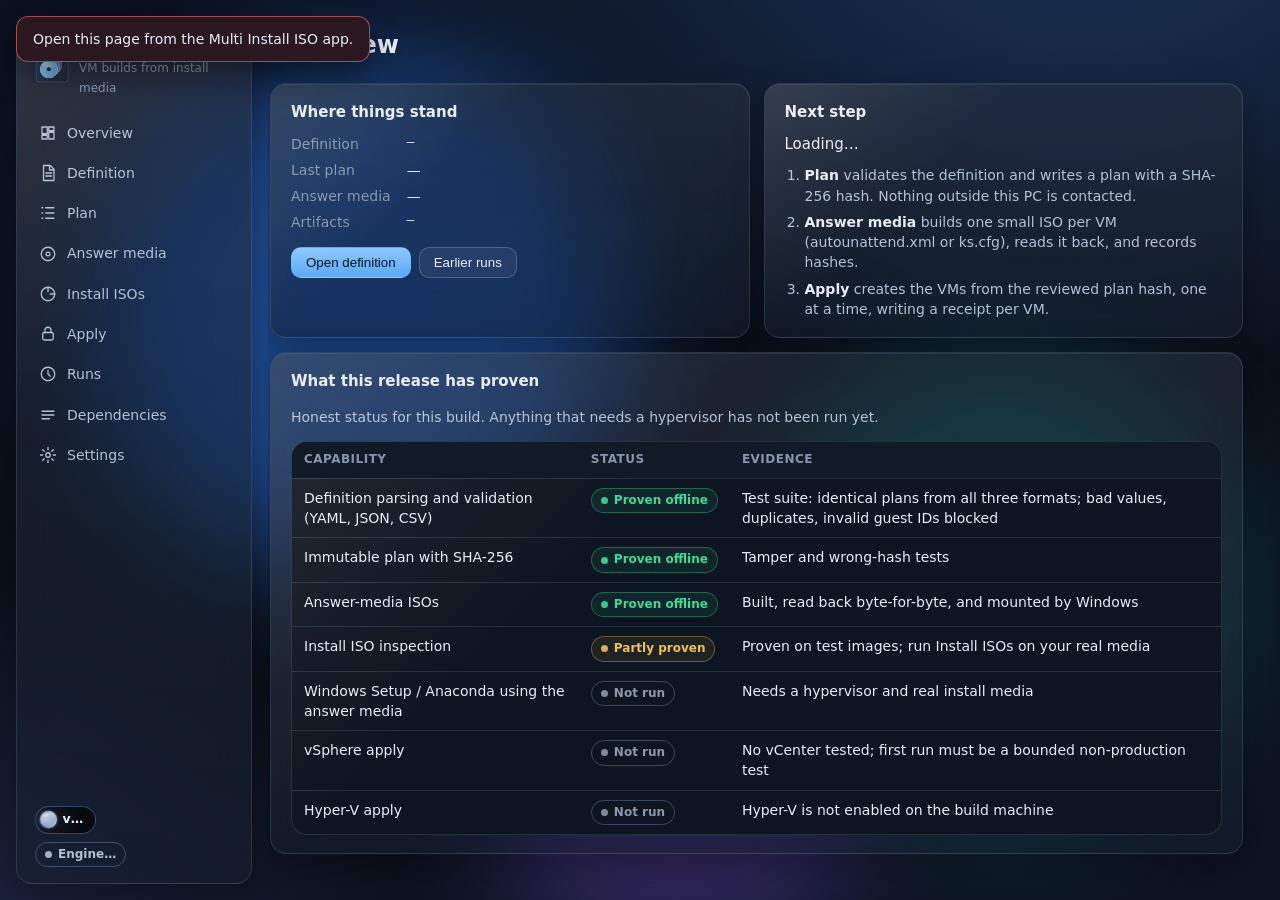
<file: src/MultiInstallIso.App/wwwroot/index.html>
<!doctype html>
<html lang="en" class="glass">
<head>
  <meta charset="utf-8">
  <meta name="viewport" content="width=device-width, initial-scale=1">
  <meta http-equiv="Content-Security-Policy" content="default-src 'self'; script-src 'self'; style-src 'self' 'unsafe-inline'; img-src 'self' data:; frame-src 'self'; connect-src 'self'">
  <title>Multi Install ISO</title>
  <link rel="stylesheet" href="orbkit/orbkit-badge.css">
  <link rel="stylesheet" href="styles.css">
</head>
<body>
  <div class="backdrop" aria-hidden="true">
    <span class="blob b1"></span><span class="blob b2"></span><span class="blob b3"></span>
  </div>

  <div class="shell">
    <nav class="sidebar panel" aria-label="Sections">
      <div class="brand">
        <img src="icon.png" alt="" width="34" height="34">
        <div>
          <strong>Multi Install ISO</strong>
          <small>VM builds from install media</small>
        </div>
      </div>

      <ul class="nav" role="list">
        <li><button class="nav-item" data-nav="overview" aria-keyshortcuts="Control+1"><svg viewBox="0 0 24 24"><path d="M4 13h7V4H4zm0 7h7v-5H4zm9 0h7v-9h-7zm0-16v5h7V4z"/></svg>Overview</button></li>
        <li><button class="nav-item" data-nav="definition" aria-keyshortcuts="Control+2"><svg viewBox="0 0 24 24"><path d="M6 2h9l5 5v15H6zm8 1.5V8h4.5M9 12h8M9 16h8"/></svg>Definition</button></li>
        <li><button class="nav-item" data-nav="plan" aria-keyshortcuts="Control+3"><svg viewBox="0 0 24 24"><path d="M9 5h11M9 12h11M9 19h11M4 5h1M4 12h1M4 19h1"/></svg>Plan</button></li>
        <li><button class="nav-item" data-nav="media" aria-keyshortcuts="Control+4"><svg viewBox="0 0 24 24"><circle cx="12" cy="12" r="9"/><circle cx="12" cy="12" r="2.5"/></svg>Answer media</button></li>
        <li><button class="nav-item" data-nav="iso" aria-keyshortcuts="Control+5"><svg viewBox="0 0 24 24"><circle cx="12" cy="12" r="9"/><path d="M12 3v6M21 12h-6"/></svg>Install ISOs</button></li>
        <li><button class="nav-item" data-nav="apply" aria-keyshortcuts="Control+6"><svg viewBox="0 0 24 24"><rect x="5" y="10" width="14" height="10" rx="2"/><path d="M8 10V7a4 4 0 0 1 8 0v3"/></svg>Apply</button></li>
        <li><button class="nav-item" data-nav="runs" aria-keyshortcuts="Control+7"><svg viewBox="0 0 24 24"><path d="M12 7v5l3 3"/><circle cx="12" cy="12" r="9"/></svg>Runs</button></li>
        <li><button class="nav-item" data-nav="deps" aria-keyshortcuts="Control+8"><svg viewBox="0 0 24 24"><path d="M4 7h16M4 12h16M4 17h10"/></svg>Dependencies</button></li>
        <li><button class="nav-item" data-nav="settings" aria-keyshortcuts="Control+9"><svg viewBox="0 0 24 24"><circle cx="12" cy="12" r="3"/><path d="M12 2v3M12 19v3M2 12h3M19 12h3M4.9 4.9l2.1 2.1M17 17l2.1 2.1M4.9 19.1 7 17M17 7l2.1-2.1"/></svg>Settings</button></li>
      </ul>

      <div class="sidebar-foot">
        <button id="versionButton" class="version-button orbkit-version" data-preset="frost" data-state="idle" type="button"
                title="About this build. Right-click to restyle the orb.">
          <span class="orbkit-dot" aria-hidden="true"></span><span id="versionLabel">v…</span>
        </button>
        <span id="engineState" class="chip">Engine…</span>
      </div>
    </nav>

    <main class="content" id="main" tabindex="-1">
      <header class="page-head">
        <div>
          <h1 id="pageTitle">Overview</h1>
          <p id="pageSub" class="muted"></p>
        </div>
        <div class="head-actions" id="headActions"></div>
      </header>

      <!-- Overview -->
      <section class="view" data-view="overview">
        <div class="grid two">
          <article class="panel card">
            <h2>Where things stand</h2>
            <dl class="facts">
              <dt>Definition</dt><dd id="ovDefinition" class="mono">—</dd>
              <dt>Last plan</dt><dd id="ovPlan">—</dd>
              <dt>Answer media</dt><dd id="ovMedia">—</dd>
              <dt>Artifacts</dt><dd id="ovArtifacts" class="mono">—</dd>
            </dl>
            <div class="actions">
              <button class="btn primary" data-goto="definition">Open definition</button>
              <button class="btn" data-goto="runs">Earlier runs</button>
            </div>
          </article>
          <article class="panel card">
            <h2>Next step</h2>
            <p id="ovNext" class="lead">Loading…</p>
            <ol class="steps">
              <li><b>Plan</b> validates the definition and writes a plan with a SHA-256 hash. Nothing outside this PC is contacted.</li>
              <li><b>Answer media</b> builds one small ISO per VM (autounattend.xml or ks.cfg), reads it back, and records hashes.</li>
              <li><b>Apply</b> creates the VMs from the reviewed plan hash, one at a time, writing a receipt per VM.</li>
            </ol>
          </article>
        </div>
        <article class="panel card">
          <h2>What this release has proven</h2>
          <p class="muted">Honest status for this build. Anything that needs a hypervisor has not been run yet.</p>
          <div class="table-wrap solid">
            <table>
              <thead><tr><th>Capability</th><th>Status</th><th>Evidence</th></tr></thead>
              <tbody>
                <tr><td>Definition parsing and validation (YAML, JSON, CSV)</td><td><span class="chip ok">Proven offline</span></td><td>Test suite: identical plans from all three formats; bad values, duplicates, invalid guest IDs blocked</td></tr>
                <tr><td>Immutable plan with SHA-256</td><td><span class="chip ok">Proven offline</span></td><td>Tamper and wrong-hash tests</td></tr>
                <tr><td>Answer-media ISOs</td><td><span class="chip ok">Proven offline</span></td><td>Built, read back byte-for-byte, and mounted by Windows</td></tr>
                <tr><td>Install ISO inspection</td><td><span class="chip warn">Partly proven</span></td><td>Proven on test images; run Install ISOs on your real media</td></tr>
                <tr><td>Windows Setup / Anaconda using the answer media</td><td><span class="chip off">Not run</span></td><td>Needs a hypervisor and real install media</td></tr>
                <tr><td>vSphere apply</td><td><span class="chip off">Not run</span></td><td>No vCenter tested; first run must be a bounded non-production test</td></tr>
                <tr><td>Hyper-V apply</td><td><span class="chip off">Not run</span></td><td>Hyper-V is not enabled on the build machine</td></tr>
              </tbody>
            </table>
          </div>
        </article>
      </section>

      <!-- Definition -->
      <section class="view" data-view="definition" hidden>
        <article class="panel card">
          <div class="pathbar">
            <span class="mono path" id="defPath">—</span>
            <span id="defBadges"></span>
            <div class="spacer"></div>
            <button class="btn" id="defOpen">Open…</button>
            <button class="btn" id="defReload">Reload</button>
            <button class="btn" id="defSave" aria-keyshortcuts="Control+S">Save</button>
            <button class="btn" id="defSaveAs">Save as…</button>
          </div>
          <label class="sr-only" for="defText">Definition text</label>
          <textarea id="defText" class="editor solid" spellcheck="false" autocomplete="off" wrap="off"></textarea>
        </article>
        <article class="panel card">
          <h2>Plan options</h2>
          <div class="form-row">
            <fieldset class="segmented" id="targetPick">
              <legend>Target</legend>
              <label><input type="radio" name="target" value="vsphere" checked> vSphere</label>
              <label><input type="radio" name="target" value="hyperv"> Hyper-V (this PC)</label>
            </fieldset>
            <label class="field" data-vsphere>vCenter server<input id="vcServer" placeholder="vcsa.lab.local" autocomplete="off"></label>
            <label class="field" data-vsphere>Cluster<input id="vcCluster" placeholder="Lab" autocomplete="off"></label>
            <div class="spacer"></div>
            <button class="btn primary big" id="planButton" aria-keyshortcuts="Control+Enter">Validate and plan</button>
          </div>
          <p class="muted small">Planning reads the file above as saved. Save first if you edited it.</p>
        </article>
      </section>

      <!-- Plan -->
      <section class="view" data-view="plan" hidden>
        <div id="planEmpty" class="panel card empty">No plan yet. Open a definition and choose <b>Validate and plan</b>, or pick one from <a href="#" data-goto="runs">Runs</a>.</div>
        <div id="planBody" hidden>
          <article class="panel card">
            <div class="plan-head">
              <span id="planReady" class="chip">—</span>
              <span class="muted">Target <b id="planTarget">—</b></span>
              <span class="muted">Generated <b id="planWhen">—</b></span>
              <div class="spacer"></div>
              <button class="btn" id="planOpenFolder">Open folder</button>
              <button class="btn primary" id="planToMedia">Build answer media</button>
            </div>
            <div class="hash-row">
              <span class="muted">Plan SHA-256</span>
              <code id="planHash" class="mono">—</code>
              <button class="btn small" id="planCopyHash">Copy</button>
            </div>
            <p class="muted small mono" id="planDefinition"></p>
          </article>
          <div class="table-wrap solid panel">
            <table id="planTable">
              <thead><tr><th>VM</th><th>OS</th><th>Guest ID</th><th>CPU</th><th>RAM</th><th>Disk</th><th>Network</th><th>IP</th><th>MAC</th><th>Status</th></tr></thead>
              <tbody></tbody>
            </table>
          </div>
        </div>
      </section>

      <!-- Answer media -->
      <section class="view" data-view="media" hidden>
        <div id="mediaEmpty" class="panel card empty">Plan first. Answer media is built from a reviewed plan.</div>
        <div id="mediaBody" hidden>
          <article class="panel card">
            <div class="plan-head">
              <span id="mediaState" class="chip">—</span>
              <span class="muted">For plan <code id="mediaPlanHash" class="mono">—</code></span>
              <div class="spacer"></div>
              <button class="btn" id="mediaOpenFolder">Open folder</button>
              <button class="btn" id="mediaVerify">Verify again</button>
              <button class="btn danger" id="mediaDelete">Delete media</button>
              <button class="btn primary" id="mediaBuild">Build answer media</button>
            </div>
            <p class="notice">Answer media holds the credentials you enter (encoded, not encrypted). It is stored with access limited to you, SYSTEM, and Administrators. Delete it once the VMs are built.</p>
          </article>
          <div class="table-wrap solid panel">
            <table id="mediaTable">
              <thead><tr><th>VM</th><th>Label</th><th>Files</th><th>Size</th><th>SHA-256</th><th>Read-back</th><th>Verify</th></tr></thead>
              <tbody></tbody>
            </table>
          </div>
        </div>
      </section>

      <!-- Install ISOs -->
      <section class="view" data-view="iso" hidden>
        <article class="panel card">
          <h2>Check an install ISO</h2>
          <p class="muted">Confirms the file is the media you think it is: SHA-256 against the publisher's value, the file system, and the Windows editions inside (or Linux installer markers). Nothing is copied or changed.</p>
          <div class="form-grid">
            <label class="field wide">ISO file
              <span class="input-with-btn"><input id="isoPath" class="mono" placeholder="D:\ISOs\SERVER_EVAL_x64FRE_en-us.iso"><button class="btn" id="isoBrowse">Browse…</button></span>
            </label>
            <label class="field wide">Expected SHA-256 (from the publisher)<input id="isoSha" class="mono" maxlength="64" placeholder="64 hex characters" autocomplete="off"></label>
            <label class="field">Image name to require (Windows, optional)<input id="isoImage" placeholder="Windows Server 2022 SERVERSTANDARD" autocomplete="off"></label>
            <label class="check"><input type="checkbox" id="isoSkipHash"> Quick look (skip hashing)</label>
          </div>
          <div class="actions"><button class="btn primary" id="isoInspect">Inspect</button></div>
        </article>
        <article class="panel card" id="isoResult" hidden>
          <div class="plan-head"><span id="isoStatus" class="chip">—</span><span id="isoSummary" class="muted"></span></div>
          <dl class="facts" id="isoFacts"></dl>
          <div class="table-wrap solid" id="isoImagesWrap" hidden>
            <table><thead><tr><th>Index</th><th>Image name</th><th>Edition</th><th>Version</th></tr></thead><tbody id="isoImages"></tbody></table>
          </div>
          <ul class="notes" id="isoNotes"></ul>
        </article>
      </section>

      <!-- Apply -->
      <section class="view" data-view="apply" hidden>
        <div id="applyEmpty" class="panel card empty">Plan and build answer media first.</div>
        <div id="applyBody" hidden>
          <article class="panel card">
            <h2>Readiness</h2>
            <ul class="checklist" id="applyChecks"></ul>
            <div class="actions"><button class="btn" id="applyRecheck">Check again</button></div>
          </article>
          <article class="panel card">
            <h2>Run apply from a terminal</h2>
            <p class="muted">This release does not create VMs from the window. Apply has not yet been proven against a real vCenter or Hyper-V host, so the first runs should be watched in PowerShell, which asks for confirmation and prints each step. Every run writes an attempt record, a receipt per VM, and a summary into the run folder.</p>
            <pre class="command solid" id="applyCommand">—</pre>
            <p class="muted small" id="applyNote"></p>
            <div class="actions"><button class="btn primary" id="applyCopy">Copy command</button><button class="btn" id="applyRunbook">Open runbook</button></div>
          </article>
        </div>
      </section>

      <!-- Runs -->
      <section class="view" data-view="runs" hidden>
        <article class="panel card">
          <div class="plan-head"><span class="muted">Folder</span><code class="mono" id="runsRoot">—</code><div class="spacer"></div><button class="btn" id="runsOpenRoot">Open folder</button><button class="btn" id="runsRefresh">Refresh</button></div>
        </article>
        <div class="table-wrap solid panel">
          <table id="runsTable">
            <thead><tr><th>Run</th><th>Definition</th><th>Target</th><th>VMs</th><th>Plan</th><th>Media</th><th>Apply</th><th></th></tr></thead>
            <tbody></tbody>
          </table>
        </div>
      </section>

      <!-- Dependencies -->
      <section class="view" data-view="deps" hidden>
        <article class="panel card">
          <div class="plan-head"><span class="muted">Everything this app and its engine rely on, and where it lives.</span><div class="spacer"></div><button class="btn" id="depsRefresh">Refresh</button></div>
        </article>
        <h2 class="section-title">App</h2>
        <div class="table-wrap solid panel"><table><thead><tr><th>Dependency</th><th>Status</th><th>Needed for</th><th>Location</th><th>Detail</th></tr></thead><tbody id="depsApp"></tbody></table></div>
        <h2 class="section-title">Engine</h2>
        <div class="table-wrap solid panel"><table><thead><tr><th>Dependency</th><th>Status</th><th>Needed for</th><th>Location</th><th>Detail</th></tr></thead><tbody id="depsEngine"></tbody></table></div>
      </section>

      <!-- Settings -->
      <section class="view" data-view="settings" hidden>
        <div class="grid two">
          <article class="panel card">
            <h2>Appearance</h2>
            <label class="switch"><input type="checkbox" id="setGlass"><span class="track" aria-hidden="true"></span>Glass surfaces</label>
            <p class="muted small" id="glassForced" hidden></p>
            <label class="field">Opacity <output id="setOpacityOut"></output><input type="range" id="setOpacity" min="0.2" max="0.95" step="0.05"></label>
            <label class="field">Blur <output id="setBlurOut"></output><input type="range" id="setBlur" min="0" max="40" step="1"></label>
            <div class="actions"><button class="btn" id="setResetGlass">Reset glass</button></div>
          </article>
          <article class="panel card">
            <h2>Window</h2>
            <label class="switch"><input type="checkbox" id="setTray"><span class="track" aria-hidden="true"></span>Close to tray</label>
            <p class="muted small">When on, closing the window keeps the app in the notification area; use <b>Exit</b> in the tray menu to quit. When off, closing the window exits.</p>
          </article>
          <article class="panel card">
            <h2>Storage</h2>
            <dl class="facts"><dt>Artifacts</dt><dd class="mono" id="setArtifacts">—</dd><dt>Engine</dt><dd class="mono" id="setEngine">—</dd></dl>
            <div class="actions"><button class="btn" id="setArtifactsChange">Change…</button><button class="btn" id="setArtifactsOpen">Open</button></div>
          </article>
          <article class="panel card">
            <h2>Help and diagnostics</h2>
            <div class="actions wrap">
              <button class="btn" data-doc="RUNBOOK">Runbook</button>
              <button class="btn" data-doc="PREREQUISITES">Prerequisites</button>
              <button class="btn" data-doc="DEFINITION_AUTHORING">Definition guide</button>
              <button class="btn" data-doc="EVALUATION">Evaluation</button>
              <button class="btn" id="setDiagnostics">Copy diagnostics</button>
            </div>
            <p class="muted small">Diagnostics replace your profile path and never include credentials.</p>
          </article>
        </div>
      </section>
    </main>
  </div>

  <dialog id="about" class="panel">
    <h2>Multi Install ISO <span id="aboutVersion"></span></h2>
    <dl class="facts" id="aboutFacts"></dl>
    <p class="muted small">Version orb by Orbkit (MIT), after "orb" by LerSent001 (MIT). Right-click the version button to restyle it.</p>
    <form method="dialog" class="actions"><button class="btn primary">Close</button></form>
  </dialog>

  <div id="toast" class="toast" role="status" aria-live="polite" hidden></div>

  <script src="orbkit/orbkit-badge.js"></script>
  <script src="app.js"></script>
</body>
</html>
</file>
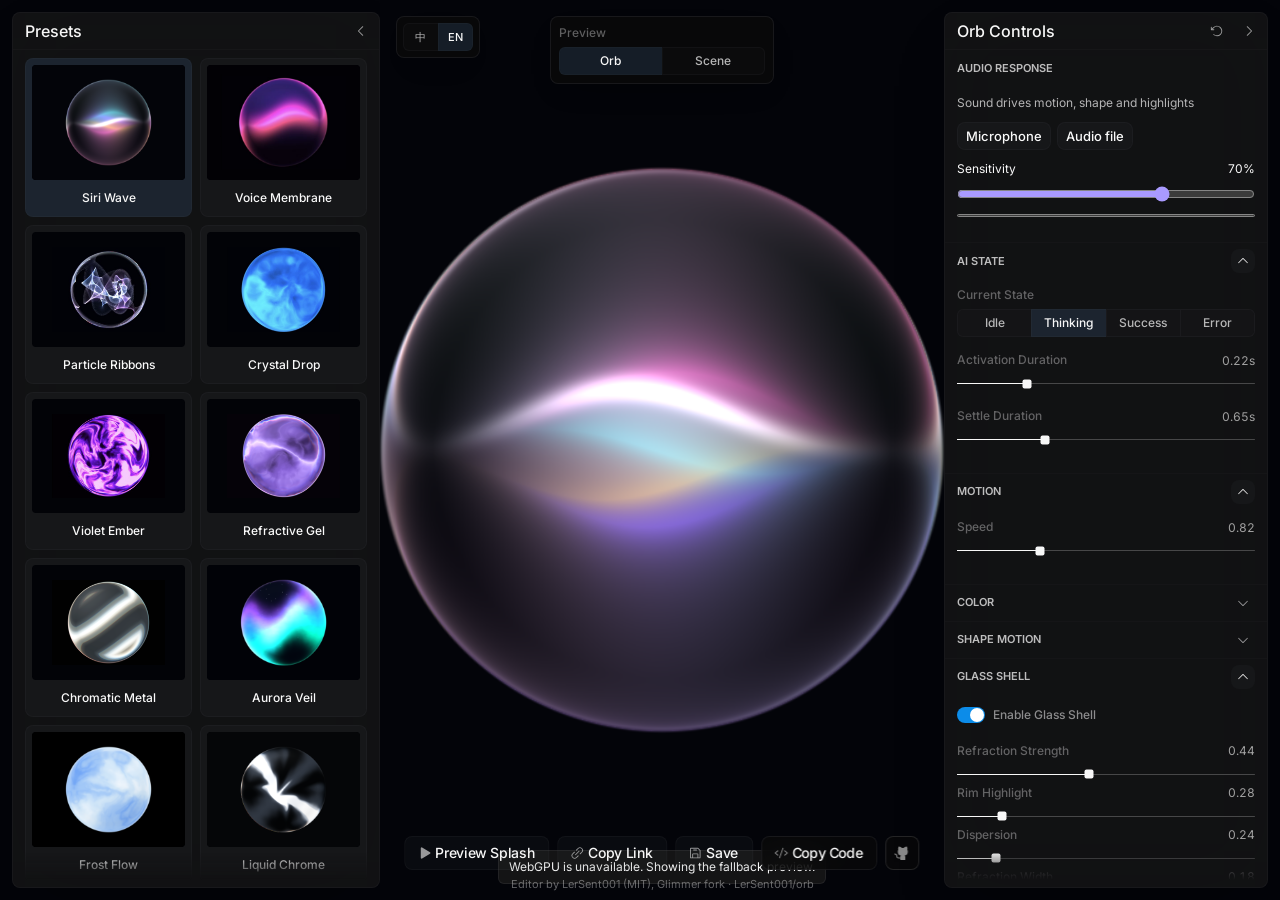
<file: src/MultiInstallIso.App/wwwroot/glimmer/editor/index.html>
<!doctype html>
<html lang="en">
  <head>
    <meta charset="UTF-8" />
    <meta name="viewport" content="width=device-width, initial-scale=1" />
    <meta name="theme-color" content="#000000" />
    <link rel="icon" type="image/png" href="./assets/poster-0qKU1qpL.png" />
    <title>Glimmer Orb Editor</title>
    <script type="module" crossorigin src="./assets/index-UzEcDYfj.js"></script>
    <link rel="stylesheet" crossorigin href="./assets/index-DiNyC589.css">
  </head>
  <body>
    <div id="root"></div>
  </body>
</html>
</file>
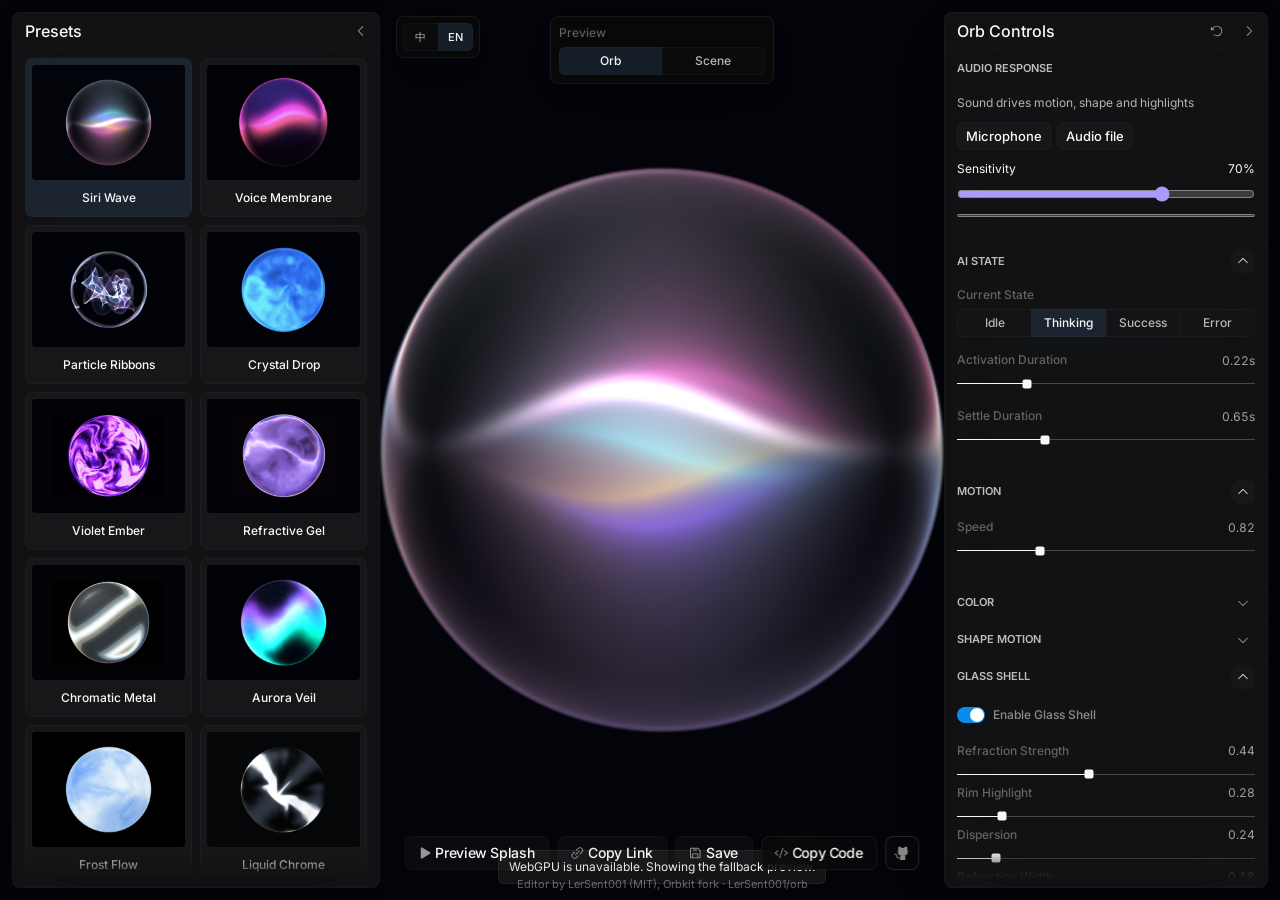
<file: src/MultiInstallIso.App/wwwroot/orbkit/editor/index.html>
<!doctype html>
<html lang="en">
  <head>
    <meta charset="UTF-8" />
    <meta name="viewport" content="width=device-width, initial-scale=1" />
    <meta name="theme-color" content="#000000" />
    <link rel="icon" type="image/png" href="./assets/poster-0qKU1qpL.png" />
    <title>Orbkit Orb Editor</title>
    <script type="module" crossorigin src="./assets/index-UzEcDYfj.js"></script>
    <link rel="stylesheet" crossorigin href="./assets/index-DiNyC589.css">
  </head>
  <body>
    <div id="root"></div>
  </body>
</html>
</file>
<file: src/MultiInstallIso.App/wwwroot/orbkit/orbkit-badge.css>
/*! Orbkit badge 0.4.0 | MIT | (c) 2026 mikedopp | orb look after "orb" by LerSent001 (MIT) */
/*
 * Orbkit badge: a CSS-only mini orb and the version button built around it.
 * No JavaScript, no GPU; drop this file in and change a class.
 *
 *   <button class="version-button orbkit-version" data-preset="sonar" data-state="idle">
 *     <span class="orbkit-dot" aria-hidden="true"></span><span class="orbkit-label">v1.2.0</span>
 *   </button>
 *
 * data-preset   any Orbkit preset name (colours are generated from Orbkit's registry)
 * data-state    idle | thinking | success | error  (put it on the button or on the dot)
 *
 * The orb look follows "orb" by LerSent001 (MIT): a flowing four-colour body
 * under a glass shell with a cool/warm rim and a key highlight. This file is
 * Orbkit's own CSS take on it for sizes where a shader would be wasted.
 */

@property --gd-a { syntax: "<color>"; inherits: true; initial-value: #ffd86b; }
@property --gd-b { syntax: "<color>"; inherits: true; initial-value: #82f4ff; }
@property --gd-c { syntax: "<color>"; inherits: true; initial-value: #ff7bd5; }
@property --gd-d { syntax: "<color>"; inherits: true; initial-value: #8e6cff; }
@property --gd-hi { syntax: "<color>"; inherits: true; initial-value: #ffffff; }
@property --gd-glow { syntax: "<color>"; inherits: true; initial-value: #956cff; }
@property --gd-canvas { syntax: "<color>"; inherits: true; initial-value: #030409; }
@property --gd-rim-a { syntax: "<color>"; inherits: true; initial-value: #9bf4ff; }
@property --gd-rim-b { syntax: "<color>"; inherits: true; initial-value: #c5a9ff; }

/* ── the mini orb ─────────────────────────────────────────────────────────── */

.orbkit-dot {
  --gd-size: 1.3em;
  --gd-period: 9s;
  --gd-glow-size: 3px;
  position: relative;
  display: inline-block;
  flex: none;
  width: var(--gd-size);
  height: var(--gd-size);
  border-radius: 50%;
  overflow: hidden;
  isolation: isolate;
  vertical-align: -0.28em;
  background: var(--gd-canvas);
  box-shadow:
    0 0 var(--gd-glow-size) color-mix(in srgb, var(--gd-glow) 70%, transparent),
    0 0 0 0.5px color-mix(in srgb, var(--gd-hi) 25%, transparent);
  transition: --gd-a .6s, --gd-b .6s, --gd-c .6s, --gd-d .6s, --gd-hi .6s, --gd-glow .6s,
    --gd-rim-a .6s, --gd-rim-b .6s, --gd-canvas .6s, box-shadow .6s, filter .6s;
}

/* The fluid: a blurred four-colour swirl that turns, with a second layer
   counter-rotating so the colours fold into each other instead of spinning
   like a pinwheel. */
.orbkit-dot::before,
.orbkit-dot::after {
  content: "";
  position: absolute;
  border-radius: 50%;
  pointer-events: none;
}

.orbkit-dot::before {
  inset: -30%;
  background:
    radial-gradient(circle at 30% 35%, var(--gd-b) 0 18%, transparent 46%),
    radial-gradient(circle at 70% 62%, var(--gd-c) 0 16%, transparent 44%),
    radial-gradient(circle at 42% 78%, var(--gd-d) 0 14%, transparent 42%),
    conic-gradient(from 20deg, var(--gd-a), var(--gd-b), var(--gd-c), var(--gd-d), var(--gd-a));
  filter: blur(calc(var(--gd-size) * 0.14)) saturate(1.15);
  animation: orbkit-dot-swirl var(--gd-period) linear infinite;
}

/* The glass: a cool rim lower-right, a warm rim upper-left, a key highlight,
   and shading toward the limb. Same light directions as the shader. */
.orbkit-dot::after {
  inset: 0;
  background:
    radial-gradient(ellipse 34% 24% at 33% 24%, color-mix(in srgb, var(--gd-hi) 85%, transparent), transparent 70%),
    radial-gradient(circle at 50% 50%, transparent 56%, rgb(0 0 0 / 0.38) 100%);
  box-shadow:
    inset -0.09em -0.07em 0.12em -0.04em color-mix(in srgb, var(--gd-rim-a) 85%, transparent),
    inset 0.08em 0.08em 0.12em -0.05em color-mix(in srgb, var(--gd-rim-b) 80%, transparent),
    inset 0 0 0 0.06em rgb(255 255 255 / 0.22);
}

/* ── states ───────────────────────────────────────────────────────────────── */

.orbkit-dot,
[data-state="idle"] .orbkit-dot,
.orbkit-dot[data-state="idle"] {
  --gd-period: 9s;
  filter: saturate(0.8) brightness(0.88);
}

[data-state="thinking"] .orbkit-dot,
.orbkit-dot[data-state="thinking"] {
  --gd-period: 1.7s;
  --gd-glow-size: 6px;
  filter: saturate(1.1) brightness(1.08);
  animation: orbkit-dot-pulse 1.7s ease-in-out infinite;
}

[data-state="success"] .orbkit-dot,
.orbkit-dot[data-state="success"] {
  --gd-period: 5s;
  --gd-glow-size: 7px;
  filter: none;
  animation: orbkit-dot-pop 0.6s cubic-bezier(.2, .9, .3, 1.4) 1;
}

[data-state="error"] .orbkit-dot,
.orbkit-dot[data-state="error"] {
  --gd-period: 12s;
  --gd-glow-size: 6px;
  filter: none;
  animation: orbkit-dot-wobble 2.4s ease-in-out infinite;
}

/* ── the version button ───────────────────────────────────────────────────── */

.orbkit-version {
  display: inline-flex;
  align-items: center;
  gap: 0.45em;
  padding-left: 0.32em !important;
  border: 1px solid color-mix(in srgb, var(--gd-glow) 38%, transparent) !important;
  background:
    radial-gradient(120% 140% at 0% 50%, color-mix(in srgb, var(--gd-glow) 16%, transparent), transparent 60%),
    color-mix(in srgb, var(--gd-canvas) 55%, rgb(18 22 30)) !important;
  box-shadow: 0 0 0 0 transparent;
  transition: border-color .6s, box-shadow .6s, background .6s, --gd-glow .6s, --gd-canvas .6s;
}

.orbkit-version .orbkit-dot { --gd-size: 1.35em; }

.orbkit-version:hover:not(:disabled),
.orbkit-version:focus-visible {
  border-color: color-mix(in srgb, var(--gd-glow) 70%, transparent) !important;
  box-shadow: 0 0 12px -2px color-mix(in srgb, var(--gd-glow) 55%, transparent);
}

.orbkit-version:hover:not(:disabled) .orbkit-dot { --gd-period: 3s; filter: none; }

.orbkit-version[data-state="thinking"] {
  border-color: color-mix(in srgb, var(--gd-glow) 60%, transparent) !important;
}

.orbkit-version[data-state="success"],
.orbkit-version[data-state="error"] {
  border-color: color-mix(in srgb, var(--gd-glow) 75%, transparent) !important;
  box-shadow: 0 0 14px -3px color-mix(in srgb, var(--gd-glow) 60%, transparent);
}

/* ── motion ───────────────────────────────────────────────────────────────── */

@keyframes orbkit-dot-swirl {
  0% { transform: rotate(0deg) scale(1); }
  50% { transform: rotate(180deg) scale(1.12); }
  100% { transform: rotate(360deg) scale(1); }
}

@keyframes orbkit-dot-pulse {
  0%, 100% { box-shadow: 0 0 3px color-mix(in srgb, var(--gd-glow) 60%, transparent), 0 0 0 0.5px color-mix(in srgb, var(--gd-hi) 25%, transparent); }
  50% { box-shadow: 0 0 9px color-mix(in srgb, var(--gd-glow) 90%, transparent), 0 0 0 0.5px color-mix(in srgb, var(--gd-hi) 40%, transparent); }
}

@keyframes orbkit-dot-pop {
  0% { transform: scale(0.82); }
  60% { transform: scale(1.12); }
  100% { transform: scale(1); }
}

@keyframes orbkit-dot-wobble {
  0%, 100% { border-radius: 50%; }
  25% { border-radius: 46% 54% 52% 48% / 53% 47% 55% 45%; }
  50% { border-radius: 53% 47% 45% 55% / 47% 54% 46% 53%; }
  75% { border-radius: 48% 52% 55% 45% / 52% 46% 54% 48%; }
}

@media (prefers-reduced-motion: reduce) {
  .orbkit-dot,
  .orbkit-dot::before,
  [data-state] .orbkit-dot { animation: none !important; }
}

/* ── custom looks (from the editor, applied by orbkit-badge.js) ──────────── */
/* The runtime sets --gdx-* through the CSSOM (allowed under a strict style-src
   CSP); these rules pick the right set for the current state. */

.orbkit-custom {
  --gd-a: var(--gdx-a); --gd-b: var(--gdx-b); --gd-c: var(--gdx-c); --gd-d: var(--gdx-d);
  --gd-hi: var(--gdx-hi); --gd-glow: var(--gdx-glow); --gd-canvas: var(--gdx-canvas);
  --gd-rim-a: var(--gdx-rim-a); --gd-rim-b: var(--gdx-rim-b);
}
.orbkit-custom[data-state="success"], .orbkit-custom [data-state="success"] {
  --gd-a: var(--gdx-success-a); --gd-b: var(--gdx-success-b); --gd-c: var(--gdx-success-c); --gd-d: var(--gdx-success-d);
  --gd-hi: var(--gdx-success-hi); --gd-glow: var(--gdx-success-glow); --gd-canvas: var(--gdx-success-canvas);
  --gd-rim-a: var(--gdx-success-rim-a); --gd-rim-b: var(--gdx-success-rim-b);
}
.orbkit-custom[data-state="error"], .orbkit-custom [data-state="error"] {
  --gd-a: var(--gdx-error-a); --gd-b: var(--gdx-error-b); --gd-c: var(--gdx-error-c); --gd-d: var(--gdx-error-d);
  --gd-hi: var(--gdx-error-hi); --gd-glow: var(--gdx-error-glow); --gd-canvas: var(--gdx-error-canvas);
  --gd-rim-a: var(--gdx-error-rim-a); --gd-rim-b: var(--gdx-error-rim-b);
}

/* ── the editor overlay (opened by orbkit-badge.js) ──────────────────────── */

.orbkit-editor-overlay {
  position: fixed;
  inset: 0;
  z-index: 2147483600;
  display: grid;
  place-items: center;
  padding: 2.5vh 2.5vw;
  background: rgb(3 4 9 / 0.72);
  backdrop-filter: blur(6px);
  animation: orbkit-overlay-in .25s ease;
}

.orbkit-editor-frame {
  width: 100%;
  height: 100%;
  border: 1px solid rgb(255 255 255 / 0.12);
  border-radius: 14px;
  background: #000;
  box-shadow: 0 30px 80px -20px rgb(0 0 0 / 0.8);
}

.orbkit-editor-loading {
  position: absolute;
  color: rgb(255 255 255 / 0.6);
  font: 500 14px/1.4 "Segoe UI", system-ui, sans-serif;
  pointer-events: none;
}

.orbkit-editor-overlay.is-loaded .orbkit-editor-loading { display: none; }

@keyframes orbkit-overlay-in { from { opacity: 0; } to { opacity: 1; } }

/* ── preset colours (generated from Orbkit's registry by scripts/build.mjs) ─ */

:root { --gd-a: #FFD86B; --gd-b: #82F4FF; --gd-c: #FF7BD5; --gd-d: #8E6CFF; --gd-hi: #FFFFFF; --gd-glow: #956CFF; --gd-canvas: #030409; --gd-rim-a: #9BF4FF; --gd-rim-b: #C5A9FF; }
[data-state="success"] { --gd-a: #78E193; --gd-b: #4FF2D9; --gd-c: #C5EECD; --gd-d: #409599; --gd-hi: #F4FFF9; --gd-glow: #22E39A; --gd-canvas: #030409; --gd-rim-a: #83FDDB; --gd-rim-b: #68E7D9; }
[data-state="error"] { --gd-a: #FF7651; --gd-b: #EFA486; --gd-c: #FF4C88; --gd-d: #AD327C; --gd-hi: #FFE9E4; --gd-glow: #FF4545; --gd-canvas: #030409; --gd-rim-a: #F1B0A7; --gd-rim-b: #F66E97; }
[data-preset="nebula"] { --gd-a: #04030C; --gd-b: #3B1C6E; --gd-c: #E2508C; --gd-d: #FFD9A0; --gd-hi: #FFF4E0; --gd-glow: #8A4DFF; --gd-canvas: #020108; --gd-rim-a: #B48CFF; --gd-rim-b: #FF8FB1; }
[data-preset="nebula"][data-state="success"], [data-preset="nebula"] [data-state="success"] { --gd-a: #18D08D; --gd-b: #3DDEC3; --gd-c: #BEEBC2; --gd-d: #77A97C; --gd-hi: #F4FDF4; --gd-glow: #22E39A; --gd-canvas: #020108; --gd-rim-a: #89EFDB; --gd-rim-b: #81E4CB; }
[data-preset="nebula"][data-state="error"], [data-preset="nebula"] [data-state="error"] { --gd-a: #EA4343; --gd-b: #EB7F53; --gd-c: #FA3F74; --gd-d: #C46553; --gd-hi: #FFE7DE; --gd-glow: #FF4545; --gd-canvas: #020108; --gd-rim-a: #F499A7; --gd-rim-b: #FF667E; }
[data-preset="sonar"] { --gd-a: #010A08; --gd-b: #06402F; --gd-c: #19C98A; --gd-d: #C8FFE6; --gd-hi: #E6FFF4; --gd-glow: #19C98A; --gd-canvas: #010604; --gd-rim-a: #5CFFC1; --gd-rim-b: #38B6FF; }
[data-preset="sonar"][data-state="success"], [data-preset="sonar"] [data-state="success"] { --gd-a: #18D08D; --gd-b: #37DFBF; --gd-c: #A6F6C1; --gd-d: #5CB390; --gd-hi: #F0FFF7; --gd-glow: #22E39A; --gd-canvas: #010604; --gd-rim-a: #78FFCF; --gd-rim-b: #3CE9D9; }
[data-preset="sonar"][data-state="error"], [data-preset="sonar"] [data-state="error"] { --gd-a: #EA4343; --gd-b: #EA8048; --gd-c: #EA6974; --gd-d: #B77771; --gd-hi: #FBE9E2; --gd-glow: #FF4545; --gd-canvas: #010604; --gd-rim-a: #ECB396; --gd-rim-b: #EB7297; }
[data-preset="harbor"] { --gd-a: #01100F; --gd-b: #0B4F5C; --gd-c: #2FB7B0; --gd-d: #F2D59A; --gd-hi: #FFF3D6; --gd-glow: #2FB7B0; --gd-canvas: #010807; --gd-rim-a: #5FE3D6; --gd-rim-b: #E0B565; }
[data-preset="harbor"][data-state="success"], [data-preset="harbor"] [data-state="success"] { --gd-a: #18D08D; --gd-b: #37E0C2; --gd-c: #A7F4C6; --gd-d: #70A87A; --gd-hi: #F4FDF2; --gd-glow: #22E39A; --gd-canvas: #010807; --gd-rim-a: #78FAD3; --gd-rim-b: #73E9C2; }
[data-preset="harbor"][data-state="error"], [data-preset="harbor"] [data-state="error"] { --gd-a: #EA4444; --gd-b: #EA824F; --gd-c: #EA627D; --gd-d: #C06350; --gd-hi: #FFE7DD; --gd-glow: #FF4545; --gd-canvas: #010807; --gd-rim-a: #ECAC9B; --gd-rim-b: #FA726C; }
[data-preset="ember"] { --gd-a: #120300; --gd-b: #7A1405; --gd-c: #FF5A1F; --gd-d: #FFD27A; --gd-hi: #FFE7C2; --gd-glow: #FF5A1F; --gd-canvas: #060100; --gd-rim-a: #FF8A3D; --gd-rim-b: #FF3D3D; }
[data-preset="ember"][data-state="success"], [data-preset="ember"] [data-state="success"] { --gd-a: #1AD08D; --gd-b: #4DDEBE; --gd-c: #C5ECBA; --gd-d: #77A773; --gd-hi: #F4FBEF; --gd-glow: #22E39A; --gd-canvas: #060100; --gd-rim-a: #9FEFC2; --gd-rim-b: #81DFC0; }
[data-preset="ember"][data-state="error"], [data-preset="ember"] [data-state="error"] { --gd-a: #EA4343; --gd-b: #EE7E45; --gd-c: #FF4265; --gd-d: #C46244; --gd-hi: #FFE5D9; --gd-glow: #FF4545; --gd-canvas: #060100; --gd-rim-a: #FF9980; --gd-rim-b: #FF5667; }
[data-preset="siri"] { --gd-a: #FFD86B; --gd-b: #82F4FF; --gd-c: #FF7BD5; --gd-d: #8E6CFF; --gd-hi: #FFFFFF; --gd-glow: #956CFF; --gd-canvas: #030409; --gd-rim-a: #9BF4FF; --gd-rim-b: #C5A9FF; }
[data-preset="siri"][data-state="success"], [data-preset="siri"] [data-state="success"] { --gd-a: #78E193; --gd-b: #4FF2D9; --gd-c: #C5EECD; --gd-d: #409599; --gd-hi: #F4FFF9; --gd-glow: #22E39A; --gd-canvas: #030409; --gd-rim-a: #83FDDB; --gd-rim-b: #68E7D9; }
[data-preset="siri"][data-state="error"], [data-preset="siri"] [data-state="error"] { --gd-a: #FF7651; --gd-b: #EFA486; --gd-c: #FF4C88; --gd-d: #AD327C; --gd-hi: #FFE9E4; --gd-glow: #FF4545; --gd-canvas: #030409; --gd-rim-a: #F1B0A7; --gd-rim-b: #F66E97; }
[data-preset="voiceWave"] { --gd-a: #09030E; --gd-b: #CE2CCB; --gd-c: #FF5C71; --gd-d: #7B53FF; --gd-hi: #FFD9F0; --gd-glow: #CE2CCB; --gd-canvas: #020105; --gd-rim-a: #E48BFF; --gd-rim-b: #FF7890; }
[data-preset="voiceWave"][data-state="success"], [data-preset="voiceWave"] [data-state="success"] { --gd-a: #19D08D; --gd-b: #6CDECF; --gd-c: #C5ECBF; --gd-d: #379299; --gd-hi: #F4F9F7; --gd-glow: #22E39A; --gd-canvas: #020105; --gd-rim-a: #97EFDB; --gd-rim-b: #81E2C6; }
[data-preset="voiceWave"][data-state="error"], [data-preset="voiceWave"] [data-state="error"] { --gd-a: #EA4343; --gd-b: #F77F72; --gd-c: #FF426F; --gd-d: #AB277C; --gd-hi: #FFE2E1; --gd-glow: #FF4545; --gd-canvas: #020105; --gd-rim-a: #FA99A7; --gd-rim-b: #FF6075; }
[data-preset="particleRibbon"] { --gd-a: #63F1FF; --gd-b: #4A9DFF; --gd-c: #8566FF; --gd-d: #F15DE1; --gd-hi: #F5FBFF; --gd-glow: #765CFF; --gd-canvas: #010208; --gd-rim-a: #9BF4FF; --gd-rim-b: #C5A9FF; }
[data-preset="particleRibbon"][data-state="success"], [data-preset="particleRibbon"] [data-state="success"] { --gd-a: #32E6B2; --gd-b: #40E6D9; --gd-c: #AEEDD6; --gd-d: #70938F; --gd-hi: #F3FEF9; --gd-glow: #22E39A; --gd-canvas: #010208; --gd-rim-a: #83FDDB; --gd-rim-b: #68E7D9; }
[data-preset="particleRibbon"][data-state="error"], [data-preset="particleRibbon"] [data-state="error"] { --gd-a: #EC8085; --gd-b: #EB8E86; --gd-c: #EF4597; --gd-d: #C02B6F; --gd-hi: #FDE8E4; --gd-glow: #FF4545; --gd-canvas: #010208; --gd-rim-a: #F1B0A7; --gd-rim-b: #F66E97; }
[data-preset="blueDrop"] { --gd-a: #020B1D; --gd-b: #0756B8; --gd-c: #1EC8FF; --gd-d: #DDFBFF; --gd-hi: #EAFBFF; --gd-glow: #168DFF; --gd-canvas: #010207; --gd-rim-a: #4FD7FF; --gd-rim-b: #466DFF; }
[data-preset="blueDrop"][data-state="success"], [data-preset="blueDrop"] [data-state="success"] { --gd-a: #18D08D; --gd-b: #37E0CC; --gd-c: #A6F6D6; --gd-d: #66B299; --gd-hi: #F1FEF9; --gd-glow: #22E39A; --gd-canvas: #010207; --gd-rim-a: #76F8DB; --gd-rim-b: #3FE1D9; }
[data-preset="blueDrop"][data-state="error"], [data-preset="blueDrop"] [data-state="error"] { --gd-a: #EA4344; --gd-b: #EA836A; --gd-c: #EA6897; --gd-d: #BB757C; --gd-hi: #FBE8E4; --gd-glow: #FF4545; --gd-canvas: #010207; --gd-rim-a: #EBA9A7; --gd-rim-b: #EB5E97; }
[data-preset="violetEmber"] { --gd-a: #100016; --gd-b: #4A0E8F; --gd-c: #A52EFF; --gd-d: #F1A7FF; --gd-hi: #FFD6FF; --gd-glow: #A52EFF; --gd-canvas: #030006; --gd-rim-a: #C257FF; --gd-rim-b: #6C2DFF; }
[data-preset="violetEmber"][data-state="success"], [data-preset="violetEmber"] [data-state="success"] { --gd-a: #19D08D; --gd-b: #40DEC6; --gd-c: #B2EAD6; --gd-d: #709E99; --gd-hi: #F4F8F9; --gd-glow: #22E39A; --gd-canvas: #030006; --gd-rim-a: #8DECDB; --gd-rim-b: #48DED9; }
[data-preset="violetEmber"][data-state="error"], [data-preset="violetEmber"] [data-state="error"] { --gd-a: #EA4344; --gd-b: #EB7E5D; --gd-c: #F23997; --gd-d: #C04D7C; --gd-hi: #FFE2E4; --gd-glow: #FF4545; --gd-canvas: #030006; --gd-rim-a: #F593A7; --gd-rim-b: #ED5497; }
[data-preset="refractiveBlob"] { --gd-a: #1B102B; --gd-b: #7056A8; --gd-c: #BFA5F5; --gd-d: #F1E8FF; --gd-hi: #FFFFFF; --gd-glow: #B18CFF; --gd-canvas: #050208; --gd-rim-a: #D9C7FF; --gd-rim-b: #B59AE8; }
[data-preset="refractiveBlob"][data-state="success"], [data-preset="refractiveBlob"] [data-state="success"] { --gd-a: #1BD08E; --gd-b: #49E0CA; --gd-c: #B7F2D3; --gd-d: #70AD99; --gd-hi: #F4FFF9; --gd-glow: #22E39A; --gd-canvas: #050208; --gd-rim-a: #93F6DB; --gd-rim-b: #62E5D5; }
[data-preset="refractiveBlob"][data-state="error"], [data-preset="refractiveBlob"] [data-state="error"] { --gd-a: #EA4446; --gd-b: #ED8365; --gd-c: #F55B93; --gd-d: #C06C7C; --gd-hi: #FFE9E4; --gd-glow: #FF4545; --gd-canvas: #050208; --gd-rim-a: #F9A5A7; --gd-rim-b: #F4698F; }
[data-preset="chromaticMetal"] { --gd-a: #FBFCFB; --gd-b: #7F8683; --gd-c: #D6DAD8; --gd-d: #33373A; --gd-hi: #FFFFFF; --gd-glow: #BDEFFF; --gd-canvas: #050606; --gd-rim-a: #6EDCFF; --gd-rim-b: #FF806D; }
[data-preset="chromaticMetal"][data-state="success"], [data-preset="chromaticMetal"] [data-state="success"] { --gd-a: #76E8B1; --gd-b: #4EE3C5; --gd-c: #BCF9CD; --gd-d: #18906B; --gd-hi: #F4FFF9; --gd-glow: #22E39A; --gd-canvas: #050606; --gd-rim-a: #7AF9DB; --gd-rim-b: #81E3C3; }
[data-preset="chromaticMetal"][data-state="error"], [data-preset="chromaticMetal"] [data-state="error"] { --gd-a: #FE8484; --gd-b: #EE8959; --gd-c: #F87089; --gd-d: #A51C30; --gd-hi: #FFE9E4; --gd-glow: #FF4545; --gd-canvas: #050606; --gd-rim-a: #EDAAA7; --gd-rim-b: #FF626E; }
[data-preset="aurora"] { --gd-a: #030816; --gd-b: #20F0B6; --gd-c: #32A8FF; --gd-d: #A34BFF; --gd-hi: #FFFFFF; --gd-glow: #20F0B6; --gd-canvas: #010207; --gd-rim-a: #32A8FF; --gd-rim-b: #20F0B6; }
[data-preset="aurora"][data-state="success"], [data-preset="aurora"] [data-state="success"] { --gd-a: #18D08D; --gd-b: #39F2CC; --gd-c: #A7F2D6; --gd-d: #4A9199; --gd-hi: #F4FFF9; --gd-glow: #22E39A; --gd-canvas: #010207; --gd-rim-a: #74F2DB; --gd-rim-b: #39F2CC; }
[data-preset="aurora"][data-state="error"], [data-preset="aurora"] [data-state="error"] { --gd-a: #EA4344; --gd-b: #EAA36A; --gd-c: #EA5C97; --gd-d: #B0247C; --gd-hi: #FFE9E4; --gd-glow: #FF4545; --gd-canvas: #010207; --gd-rim-a: #EA9EA7; --gd-rim-b: #EA877F; }
[data-preset="frost"] { --gd-a: #F7FBFF; --gd-b: #D6E8F7; --gd-c: #A8C8F0; --gd-d: #6F9EE8; --gd-hi: #FFFFFF; --gd-glow: #6F9EE8; --gd-canvas: #000000; --gd-rim-a: #D6E8F7; --gd-rim-b: #6F9EE8; }
[data-preset="frost"][data-state="success"], [data-preset="frost"] [data-state="success"] { --gd-a: #75E8B2; --gd-b: #6FF0D8; --gd-c: #B3F6D2; --gd-d: #329C91; --gd-hi: #F4FFF9; --gd-glow: #22E39A; --gd-canvas: #000000; --gd-rim-a: #92FBD9; --gd-rim-b: #49E6D5; }
[data-preset="frost"][data-state="error"], [data-preset="frost"] [data-state="error"] { --gd-a: #FE8485; --gd-b: #F8A083; --gd-c: #F26891; --gd-d: #A94972; --gd-hi: #FFE9E4; --gd-glow: #FF4545; --gd-canvas: #000000; --gd-rim-a: #F8ADA5; --gd-rim-b: #ED6A8F; }
[data-preset="chrome"] { --gd-a: #FFFFFF; --gd-b: #B9C0CA; --gd-c: #343A43; --gd-d: #030405; --gd-hi: #FFFFFF; --gd-glow: #FFFFFF; --gd-canvas: #050608; --gd-rim-a: #B9C0CA; --gd-rim-b: #FFFFFF; }
[data-preset="chrome"][data-state="success"], [data-preset="chrome"] [data-state="success"] { --gd-a: #78E8B2; --gd-b: #63EACF; --gd-c: #A7EBBB; --gd-d: #0A8F68; --gd-hi: #F4FFF9; --gd-glow: #22E39A; --gd-canvas: #050608; --gd-rim-a: #8AF5D1; --gd-rim-b: #81F4D9; }
[data-preset="chrome"][data-state="error"], [data-preset="chrome"] [data-state="error"] { --gd-a: #FF8585; --gd-b: #F49671; --gd-c: #EA3B68; --gd-d: #A4102A; --gd-hi: #FFE9E4; --gd-glow: #FF4545; --gd-canvas: #050608; --gd-rim-a: #F4A398; --gd-rim-b: #FF8C97; }
[data-preset="opal"] { --gd-a: #FFF6E8; --gd-b: #6EF2CF; --gd-c: #FF91D8; --gd-d: #756BFF; --gd-hi: #FFFFFF; --gd-glow: #9E8CFF; --gd-canvas: #07080D; --gd-rim-a: #CDE5FF; --gd-rim-b: #D9C8FF; }
[data-preset="opal"][data-state="success"], [data-preset="opal"] [data-state="success"] { --gd-a: #78E7AC; --gd-b: #49F2D0; --gd-c: #C5F0CD; --gd-d: #359599; --gd-hi: #F4FFF9; --gd-glow: #22E39A; --gd-canvas: #07080D; --gd-rim-a: #90FBDB; --gd-rim-b: #70EBD9; }
[data-preset="opal"][data-state="error"], [data-preset="opal"] [data-state="error"] { --gd-a: #FF827C; --gd-b: #EDA373; --gd-c: #FF5389; --gd-d: #AA327C; --gd-hi: #FFE9E4; --gd-glow: #FF4545; --gd-canvas: #07080D; --gd-rim-a: #F7ACA7; --gd-rim-b: #F97897; }
[data-preset="spectrum"] { --gd-a: #FFFFFF; --gd-b: #1677FF; --gd-c: #F249A0; --gd-d: #35E6B2; --gd-hi: #FFFFFF; --gd-glow: #1677FF; --gd-canvas: #03040A; --gd-rim-a: #66E8FF; --gd-rim-b: #D26CFF; }
[data-preset="spectrum"][data-state="success"], [data-preset="spectrum"] [data-state="success"] { --gd-a: #78E8B2; --gd-b: #38E2D9; --gd-c: #C2EBC4; --gd-d: #18AC81; --gd-hi: #F4FFF9; --gd-glow: #22E39A; --gd-canvas: #03040A; --gd-rim-a: #79FBDB; --gd-rim-b: #6DE1D9; }
[data-preset="spectrum"][data-state="error"], [data-preset="spectrum"] [data-state="error"] { --gd-a: #FF8585; --gd-b: #EA8786; --gd-c: #FD3E79; --gd-d: #A56B5A; --gd-hi: #FFE9E4; --gd-glow: #FF4545; --gd-canvas: #03040A; --gd-rim-a: #EDADA7; --gd-rim-b: #F85E97; }
[data-preset="plasma"] { --gd-a: #06020E; --gd-b: #0099FF; --gd-c: #258BFF; --gd-d: #1375FF; --gd-hi: #FFFFFF; --gd-glow: #0099FF; --gd-canvas: #020105; --gd-rim-a: #1951C2; --gd-rim-b: #00E9FF; }
[data-preset="plasma"][data-state="success"], [data-preset="plasma"] [data-state="success"] { --gd-a: #18D08D; --gd-b: #37E5D9; --gd-c: #A6EFD6; --gd-d: #0D9699; --gd-hi: #F4FFF9; --gd-glow: #22E39A; --gd-canvas: #020105; --gd-rim-a: #73ECCF; --gd-rim-b: #37F0D9; }
[data-preset="plasma"][data-state="error"], [data-preset="plasma"] [data-state="error"] { --gd-a: #EA4343; --gd-b: #EA8D86; --gd-c: #EA5197; --gd-d: #A4367C; --gd-hi: #FFE9E4; --gd-glow: #FF4545; --gd-canvas: #020105; --gd-rim-a: #EA9296; --gd-rim-b: #EA8497; }
</file>
<file: src/MultiInstallIso.App/wwwroot/styles.css>
/* Multi Install ISO — Liquid Glass shell.
   Glass is opt-out: html.glass uses translucent, blurred panels; html.solid uses opaque
   ones. Tables, the editor, and command boxes stay solid either way. */

:root {
  --glass-alpha: 0.55;
  --glass-blur: 18px;
  --bg: #0b111b;
  --ink: #e8eef7;
  --ink-soft: #b4c2d6;
  --ink-mute: #8496ae;
  --line: rgba(160, 190, 230, 0.16);
  --line-strong: rgba(170, 200, 240, 0.28);
  --solid: #111a27;
  --solid-2: #0d1520;
  --accent: #6cb6ff;
  --accent-ink: #06131f;
  --ok: #3ddc97;
  --warn: #f2c14e;
  --bad: #ff7a7a;
  --off: #8b98ab;
  --radius: 16px;
  --radius-sm: 10px;
  --focus: 0 0 0 2px var(--bg), 0 0 0 4px #9fd1ff;
  color-scheme: dark;
}

* { box-sizing: border-box; }
html, body { height: 100%; }
body {
  margin: 0;
  background: var(--bg);
  color: var(--ink);
  font: 14px/1.45 "Segoe UI Variable Text", "Segoe UI", system-ui, sans-serif;
  -webkit-font-smoothing: antialiased;
  overflow: hidden;
}
.mono, code, pre, textarea.editor { font-family: "Cascadia Mono", Consolas, "Courier New", monospace; font-size: 12.5px; }
.muted { color: var(--ink-soft); }
.small { font-size: 12.5px; }
.sr-only { position: absolute; width: 1px; height: 1px; overflow: hidden; clip: rect(0 0 0 0); white-space: nowrap; }
[hidden] { display: none !important; }
a { color: var(--accent); }
h1 { font-size: 24px; font-weight: 600; margin: 0; letter-spacing: -0.01em; }
h2 { font-size: 15px; font-weight: 600; margin: 0 0 10px; }
.section-title { margin: 18px 4px 8px; color: var(--ink-soft); font-size: 13px; text-transform: uppercase; letter-spacing: 0.06em; }

/* Backdrop: soft colour fields the glass blurs. Local CSS only, no images. */
.backdrop { position: fixed; inset: 0; overflow: hidden; z-index: 0;
  background: radial-gradient(1200px 800px at 85% -10%, #1b3256 0%, transparent 60%),
              radial-gradient(900px 700px at -10% 110%, #20294a 0%, transparent 60%),
              linear-gradient(160deg, #0b1220, #0a0f18 60%, #0c1322); }
.blob { position: absolute; border-radius: 50%; filter: blur(60px); opacity: 0.55; animation: drift 38s ease-in-out infinite alternate; }
.b1 { width: 520px; height: 520px; left: 8%; top: 6%; background: #2a6fdb; }
.b2 { width: 460px; height: 460px; right: 4%; top: 40%; background: #1aa59a; animation-delay: -12s; opacity: 0.38; }
.b3 { width: 380px; height: 380px; left: 38%; bottom: -8%; background: #7a4fd6; animation-delay: -24s; opacity: 0.32; }
@keyframes drift { from { transform: translate3d(0, 0, 0) scale(1); } to { transform: translate3d(40px, -30px, 0) scale(1.08); } }

/* Panels */
.panel {
  position: relative;
  border-radius: var(--radius);
  border: 1px solid var(--line);
  background: rgba(17, 26, 39, var(--glass-alpha));
  box-shadow: 0 10px 30px rgba(0, 0, 0, 0.28), inset 0 1px 0 rgba(255, 255, 255, 0.07);
}
html.glass .panel {
  -webkit-backdrop-filter: blur(var(--glass-blur)) saturate(1.35);
  backdrop-filter: blur(var(--glass-blur)) saturate(1.35);
  background: linear-gradient(180deg, rgba(255, 255, 255, 0.06), rgba(255, 255, 255, 0.015)), rgba(17, 26, 39, var(--glass-alpha));
}
html.glass .panel::before {
  content: ""; position: absolute; inset: 0; border-radius: inherit; pointer-events: none;
  background: linear-gradient(135deg, rgba(255, 255, 255, 0.10), transparent 35%);
  mix-blend-mode: screen;
}
html.solid .panel { background: var(--solid); box-shadow: 0 6px 18px rgba(0, 0, 0, 0.35); }
html.solid .blob { display: none; }
.solid, html.glass .solid { background: var(--solid-2); }

/* Layout */
.shell { position: relative; z-index: 1; display: grid; grid-template-columns: 236px 1fr; gap: 16px; height: 100%; padding: 16px; }
.sidebar { display: flex; flex-direction: column; padding: 16px 12px; min-height: 0; }
.brand { display: flex; gap: 10px; align-items: center; padding: 2px 6px 16px; }
.brand strong { display: block; font-size: 15px; }
.brand small { color: var(--ink-mute); font-size: 12px; }
.nav { list-style: none; margin: 0; padding: 0; display: grid; gap: 2px; }
.nav-item {
  width: 100%; display: flex; align-items: center; gap: 10px;
  padding: 9px 10px; border: 0; border-radius: var(--radius-sm);
  background: transparent; color: var(--ink-soft); font: inherit; text-align: left; cursor: pointer;
  transition: background 0.15s, color 0.15s;
}
.nav-item svg { width: 18px; height: 18px; fill: none; stroke: currentColor; stroke-width: 1.7; stroke-linecap: round; stroke-linejoin: round; flex: none; }
.nav-item:hover { background: rgba(255, 255, 255, 0.06); color: var(--ink); }
.nav-item[aria-current="page"] { background: rgba(108, 182, 255, 0.16); color: #fff; box-shadow: inset 0 0 0 1px rgba(108, 182, 255, 0.35); }
.sidebar-foot { margin-top: auto; display: flex; flex-direction: column; gap: 8px; align-items: flex-start; padding: 12px 6px 0; }
.version-button { min-height: 28px; padding: 4px 12px; border-radius: 999px; font: 700 12.5px/1 "Segoe UI", system-ui, sans-serif; color: var(--ink); cursor: pointer; }

.content { min-width: 0; min-height: 0; overflow: auto; padding: 4px 6px 24px 2px; outline: none; scrollbar-gutter: stable; }
.page-head { display: flex; align-items: flex-end; gap: 16px; padding: 8px 4px 16px; }
.page-head p { margin: 4px 0 0; }
.head-actions { margin-left: auto; display: flex; gap: 8px; }
.view { display: grid; gap: 14px; }
.grid { display: grid; gap: 14px; }
.grid.two { grid-template-columns: repeat(auto-fit, minmax(360px, 1fr)); }
.card { padding: 18px 20px; }
.card.empty { color: var(--ink-soft); }
.spacer { flex: 1; }
.actions { display: flex; gap: 8px; margin-top: 14px; flex-wrap: wrap; }
.lead { font-size: 15px; margin: 0 0 10px; }
.steps { margin: 0; padding-left: 20px; color: var(--ink-soft); display: grid; gap: 6px; }
.steps b { color: var(--ink); }
.notice { margin: 12px 0 0; padding: 10px 12px; border-radius: var(--radius-sm); background: rgba(242, 193, 78, 0.09); border: 1px solid rgba(242, 193, 78, 0.28); color: #f4dca0; font-size: 13px; }

.facts { display: grid; grid-template-columns: max-content 1fr; gap: 6px 16px; margin: 0; }
.facts dt { color: var(--ink-mute); }
.facts dd { margin: 0; min-width: 0; overflow-wrap: anywhere; }

/* Controls */
.btn {
  display: inline-flex; align-items: center; gap: 6px;
  padding: 7px 14px; border-radius: 10px; border: 1px solid var(--line-strong);
  background: rgba(255, 255, 255, 0.06); color: var(--ink); font: 600 13px/1.2 inherit; cursor: pointer;
  transition: background 0.15s, border-color 0.15s, transform 0.08s;
}
.btn:hover { background: rgba(255, 255, 255, 0.11); }
.btn:active { transform: translateY(1px); }
.btn.primary { background: linear-gradient(180deg, #8cc8ff, #5aa8f5); color: var(--accent-ink); border-color: transparent; }
.btn.primary:hover { background: linear-gradient(180deg, #a3d3ff, #6db3f7); }
.btn.danger { border-color: rgba(255, 122, 122, 0.45); color: #ffc2c2; }
.btn.big { padding: 10px 18px; font-size: 14px; }
.btn.small { padding: 4px 10px; font-size: 12px; }
.btn:disabled { opacity: 0.45; cursor: not-allowed; transform: none; }
button:focus-visible, input:focus-visible, textarea:focus-visible, a:focus-visible, summary:focus-visible { outline: none; box-shadow: var(--focus); }

.chip { display: inline-flex; align-items: center; gap: 6px; padding: 3px 9px; border-radius: 999px; font-size: 12px; font-weight: 600; border: 1px solid var(--line-strong); color: var(--ink-soft); white-space: nowrap; }
.chip::before { content: ""; width: 7px; height: 7px; border-radius: 50%; background: currentColor; opacity: 0.9; }
.chip.ok { color: var(--ok); border-color: rgba(61, 220, 151, 0.35); background: rgba(61, 220, 151, 0.08); }
.chip.warn { color: var(--warn); border-color: rgba(242, 193, 78, 0.35); background: rgba(242, 193, 78, 0.08); }
.chip.bad { color: var(--bad); border-color: rgba(255, 122, 122, 0.4); background: rgba(255, 122, 122, 0.08); }
.chip.off { color: var(--off); }

.field { display: grid; gap: 5px; color: var(--ink-soft); font-size: 12.5px; }
.field.wide { grid-column: 1 / -1; }
input[type="text"], input:not([type]), textarea {
  width: 100%; padding: 8px 10px; border-radius: 9px; border: 1px solid var(--line-strong);
  background: var(--solid-2); color: var(--ink); font: inherit; font-size: 13.5px;
}
input::placeholder { color: #5f708a; }
.input-with-btn { display: flex; gap: 8px; }
.form-row { display: flex; gap: 14px; align-items: flex-end; flex-wrap: wrap; }
.form-row .field { min-width: 220px; }
.form-grid { display: grid; grid-template-columns: 1fr 1fr; gap: 12px 16px; align-items: end; }
.check { display: flex; gap: 8px; align-items: center; color: var(--ink-soft); }
output { color: var(--ink); font-variant-numeric: tabular-nums; margin-left: 6px; }
input[type="range"] { width: 100%; accent-color: var(--accent); }

.segmented { display: inline-flex; border: 1px solid var(--line-strong); border-radius: 10px; padding: 3px; margin: 0; gap: 2px; }
.segmented legend { position: absolute; width: 1px; height: 1px; overflow: hidden; clip: rect(0 0 0 0); }
.segmented label { position: relative; padding: 6px 12px; border-radius: 8px; cursor: pointer; color: var(--ink-soft); font-weight: 600; }
.segmented input { position: absolute; opacity: 0; inset: 0; cursor: pointer; }
.segmented label:has(input:checked) { background: rgba(108, 182, 255, 0.2); color: #fff; }
.segmented label:has(input:focus-visible) { box-shadow: var(--focus); }

.switch { display: flex; align-items: center; gap: 10px; cursor: pointer; font-weight: 600; margin: 4px 0 10px; }
.switch input { position: absolute; opacity: 0; }
.switch .track { width: 38px; height: 22px; border-radius: 999px; background: rgba(255, 255, 255, 0.14); position: relative; transition: background 0.15s; flex: none; }
.switch .track::after { content: ""; position: absolute; top: 3px; left: 3px; width: 16px; height: 16px; border-radius: 50%; background: #dfe8f5; transition: transform 0.15s; }
.switch input:checked + .track { background: var(--accent); }
.switch input:checked + .track::after { transform: translateX(16px); }
.switch input:focus-visible + .track { box-shadow: var(--focus); }

/* Definition editor */
.pathbar { display: flex; align-items: center; gap: 8px; flex-wrap: wrap; margin-bottom: 12px; }
.pathbar .path { overflow: hidden; text-overflow: ellipsis; white-space: nowrap; max-width: 46vw; color: var(--ink-soft); }
textarea.editor { height: min(52vh, 560px); min-height: 240px; resize: vertical; tab-size: 2; line-height: 1.55; padding: 12px 14px; border-radius: 12px; white-space: pre; }

/* Plan */
.plan-head { display: flex; align-items: center; gap: 14px; flex-wrap: wrap; }
.hash-row { display: flex; align-items: center; gap: 10px; margin-top: 12px; flex-wrap: wrap; }
.hash-row code { padding: 4px 8px; border-radius: 8px; background: var(--solid-2); border: 1px solid var(--line); overflow-wrap: anywhere; }

.table-wrap { border-radius: var(--radius); overflow: auto; border: 1px solid var(--line); }
table { width: 100%; border-collapse: collapse; }
th, td { text-align: left; padding: 9px 12px; border-bottom: 1px solid var(--line); vertical-align: top; }
th { font-size: 12px; color: var(--ink-mute); font-weight: 600; text-transform: uppercase; letter-spacing: 0.04em; position: sticky; top: 0; background: var(--solid); z-index: 1; }
tbody tr:last-child td { border-bottom: 0; }
tbody tr.clickable { cursor: pointer; }
tbody tr.clickable:hover td { background: rgba(255, 255, 255, 0.03); }
td.num { font-variant-numeric: tabular-nums; white-space: nowrap; }
tr.detail td { background: rgba(0, 0, 0, 0.18); padding: 10px 16px 14px; }
.detail-grid { display: grid; grid-template-columns: repeat(auto-fit, minmax(260px, 1fr)); gap: 12px 24px; }
.detail-grid h3 { font-size: 12px; text-transform: uppercase; letter-spacing: 0.05em; color: var(--ink-mute); margin: 0 0 6px; }
.detail-grid ul { margin: 0; padding-left: 18px; display: grid; gap: 3px; }
.issue { color: #ffb4b4; }
.warning { color: #f4d58a; }
.expander { white-space: nowrap; background: none; border: 0; color: var(--ink); font: inherit; font-weight: 600; cursor: pointer; padding: 0; display: inline-flex; align-items: center; gap: 6px; }
.expander::before { content: "▸"; color: var(--ink-mute); transition: transform 0.15s; }
.expander[aria-expanded="true"]::before { transform: rotate(90deg); }

.checklist { list-style: none; margin: 0; padding: 0; display: grid; gap: 8px; }
.checklist li { display: grid; grid-template-columns: 22px 1fr; gap: 8px; align-items: start; }
.checklist .mark { font-weight: 700; }
.checklist .mark.ok { color: var(--ok); }
.checklist .mark.bad { color: var(--bad); }
.checklist .mark.warn { color: var(--warn); }
pre.command { margin: 12px 0 6px; padding: 12px 14px; border-radius: 12px; border: 1px solid var(--line); white-space: pre-wrap; overflow-wrap: anywhere; }
.notes { margin: 12px 0 0; padding-left: 18px; display: grid; gap: 4px; }

/* Toast and dialog */
.toast { position: fixed; right: 24px; bottom: 24px; z-index: 10; max-width: 460px; padding: 12px 16px; border-radius: 12px;
  background: #18263a; border: 1px solid var(--line-strong); box-shadow: 0 12px 30px rgba(0, 0, 0, 0.45); }
.toast.error { border-color: rgba(255, 122, 122, 0.55); background: #2a1720; }
dialog { color: var(--ink); max-width: 560px; width: 92vw; padding: 20px 22px; }
dialog::backdrop { background: rgba(4, 8, 14, 0.6); }

/* Fallbacks: no backdrop-filter, reduced motion, forced colours. */
@supports not ((backdrop-filter: blur(1px)) or (-webkit-backdrop-filter: blur(1px))) {
  html.glass .panel { background: var(--solid); }
}
@media (prefers-reduced-motion: reduce) {
  .blob { animation: none; }
  * { transition: none !important; }
}
html.reduce-motion .blob { animation: none; }
html.reduce-motion * { transition: none !important; }
@media (forced-colors: active) {
  .panel, .solid, .btn, .chip, input, textarea { forced-color-adjust: auto; background: Canvas; color: CanvasText; border-color: CanvasText; backdrop-filter: none; }
  .backdrop { display: none; }
  .btn.primary { background: ButtonFace; color: ButtonText; }
}
@media (max-width: 900px) {
  .shell { grid-template-columns: 1fr; grid-template-rows: auto 1fr; }
  .sidebar { flex-direction: row; flex-wrap: wrap; align-items: center; }
  .nav { grid-auto-flow: column; overflow-x: auto; }
  .brand small, .sidebar-foot { display: none; }
  .form-grid { grid-template-columns: 1fr; }
}
</file>
